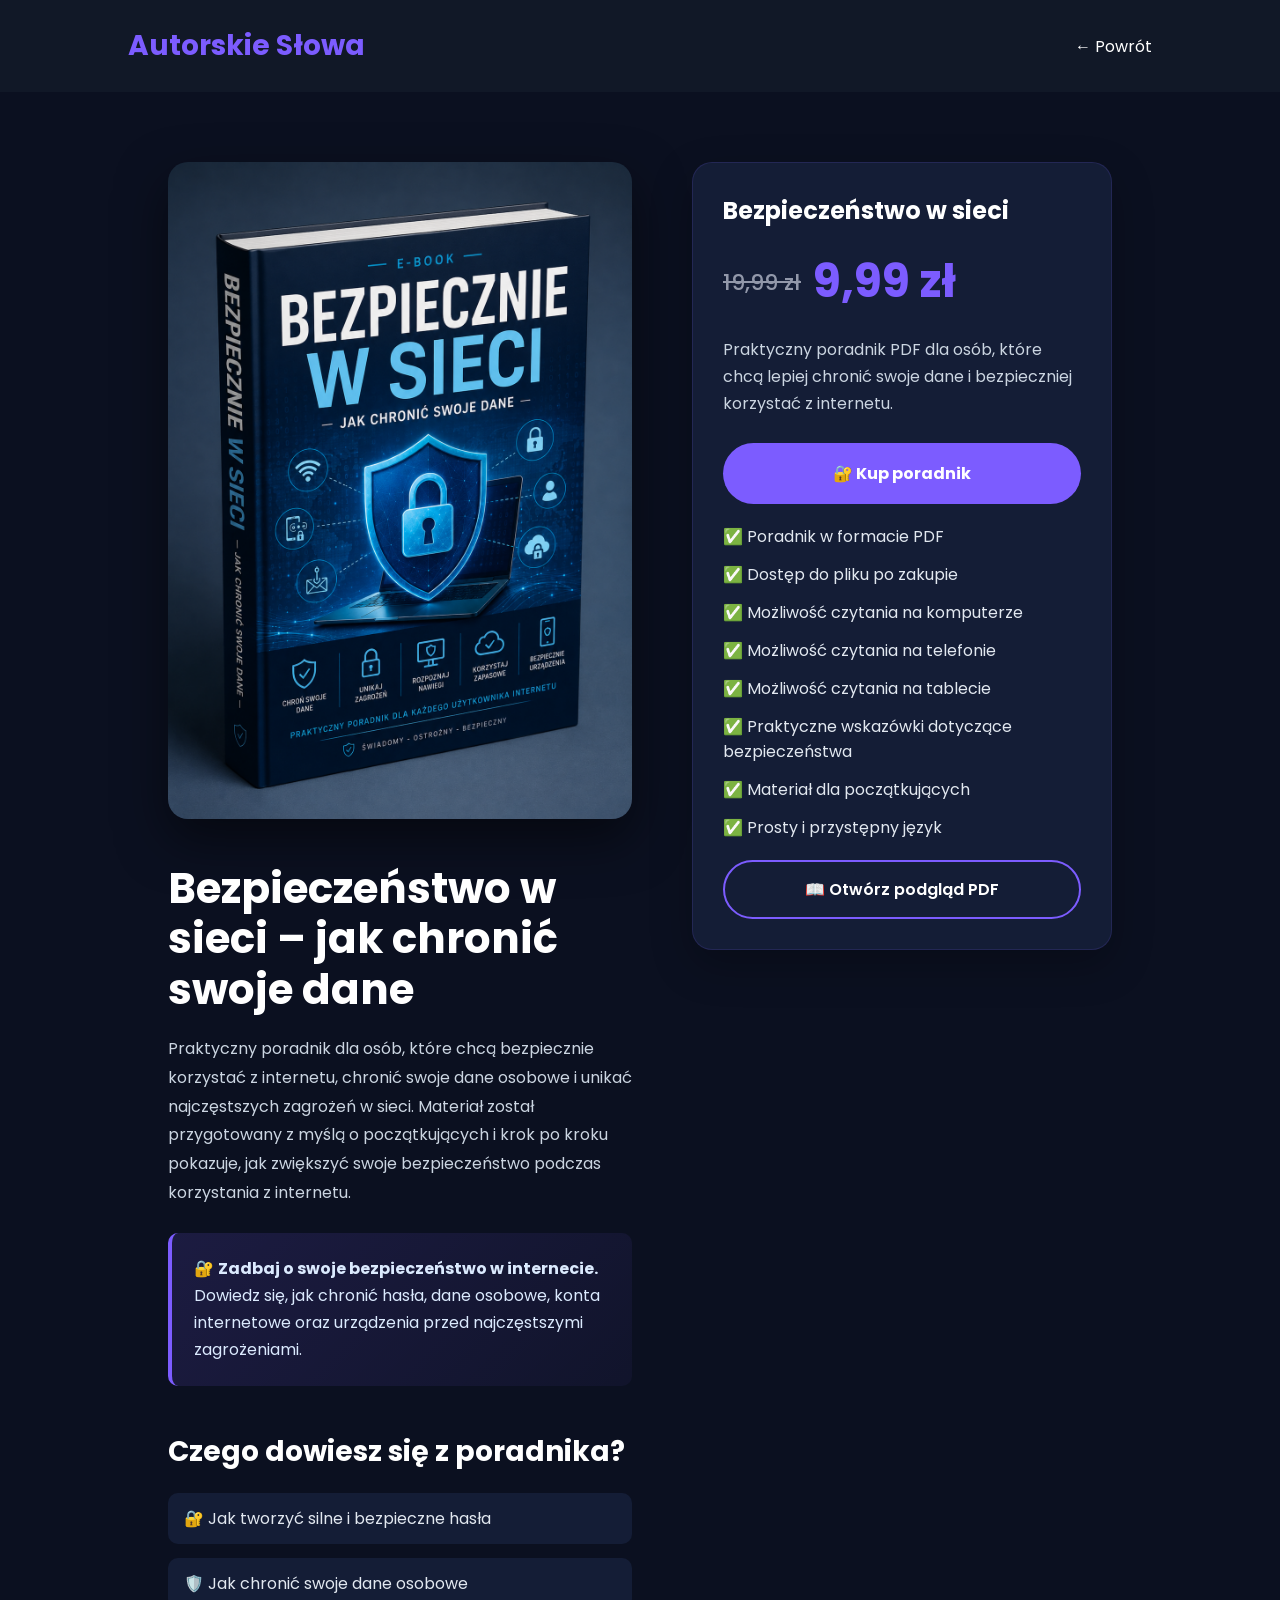
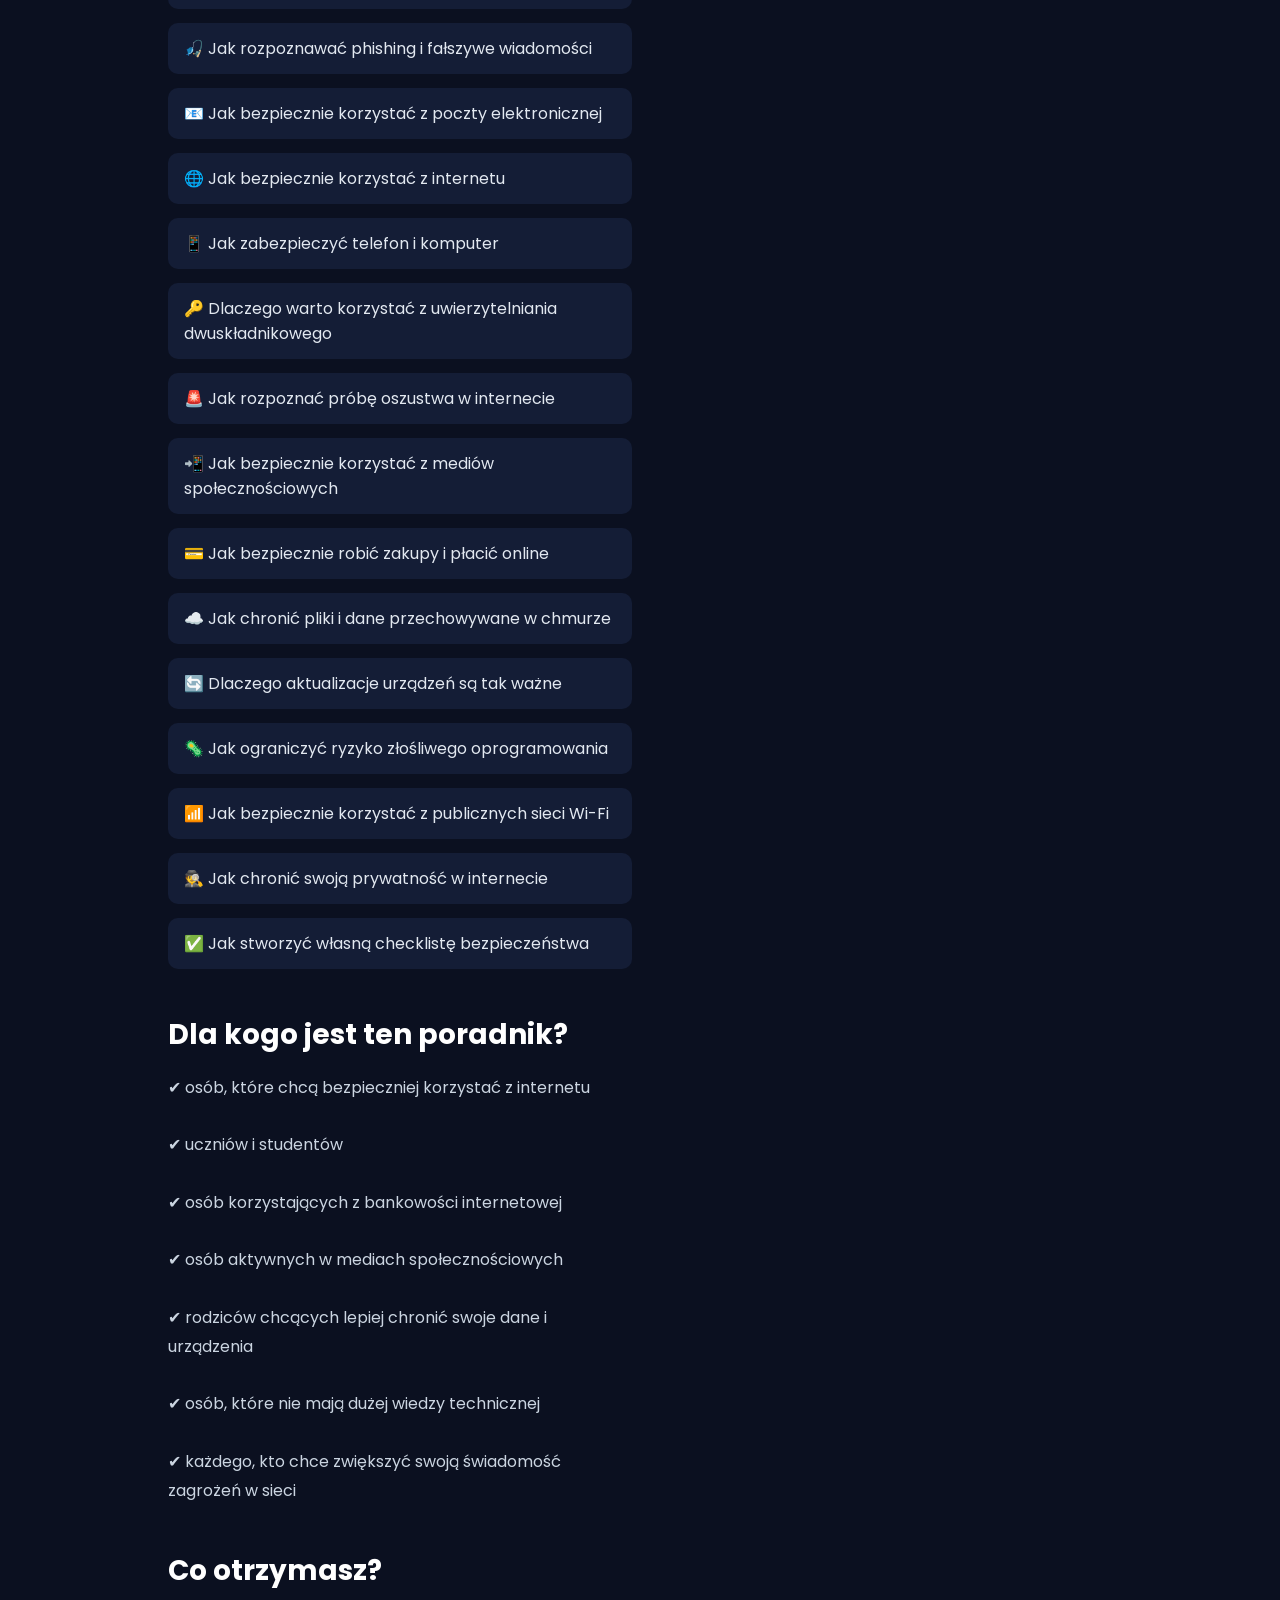
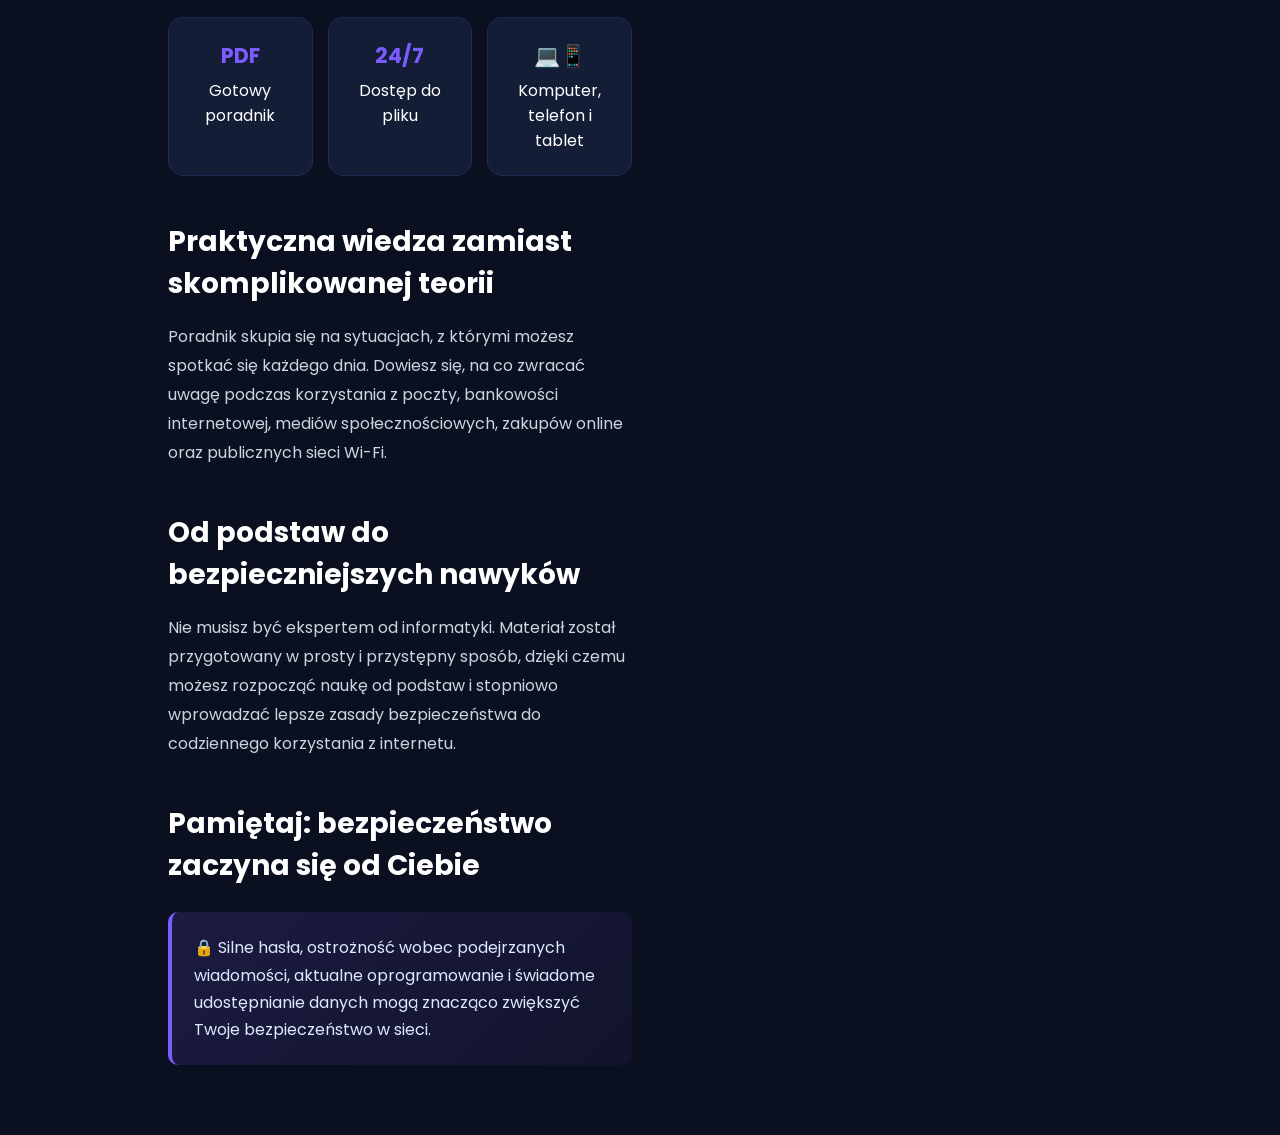
<file: pliki html/bezpiecznie-w-sieci.html>
<!DOCTYPE html>
<html lang="pl">
<head>
<meta charset="UTF-8">
<meta name="viewport" content="width=device-width, initial-scale=1.0">

<title>Bezpieczeństwo w sieci – jak chronić swoje dane</title>

<link href="https://fonts.googleapis.com/css2?family=Poppins:wght@300;400;500;600;700&display=swap" rel="stylesheet">

<style>

*{
    margin:0;
    padding:0;
    box-sizing:border-box;
    font-family:Poppins,sans-serif;
}

body{
    background:#0b1020;
    color:white;
}

/* HEADER */

header{
    padding:25px 10%;
    display:flex;
    justify-content:space-between;
    align-items:center;
    background:#111827;
}

.logo{
    font-size:28px;
    font-weight:bold;
    color:#7c5cff;
}

.back{
    text-decoration:none;
    color:white;
    transition:.3s;
}

.back:hover{
    color:#7c5cff;
}


/* GŁÓWNY KONTENER */

.container{
    max-width:1200px;
    margin:auto;
    padding:70px 10%;
    display:grid;
    grid-template-columns:1fr 420px;
    gap:60px;
}


/* OKŁADKA */

.ebook-cover{
    width:100%;
    border-radius:20px;
    box-shadow:0 20px 50px rgba(0,0,0,.5);
    display:block;
}


/* SEKCJE */

section{
    margin-top:45px;
}

section h1{
    font-size:42px;
    line-height:1.2;
    margin-bottom:20px;
}

section h2{
    font-size:28px;
    margin-bottom:18px;
}

section p{
    color:#cbd5e1;
    line-height:1.8;
    font-size:16px;
}


/* WYRÓŻNIENIE */

.highlight{
    margin-top:25px;
    padding:22px;

    background:linear-gradient(
        135deg,
        rgba(124,92,255,.15),
        rgba(124,92,255,.05)
    );

    border-left:4px solid #7c5cff;
    border-radius:10px;

    color:#dbeafe;
    line-height:1.7;
}


/* LISTA */

ul{
    margin-top:20px;
    padding-left:0;
    list-style:none;
}

li{
    margin:14px 0;
    padding:13px 16px;

    background:#141d36;

    border-radius:10px;

    color:#e2e8f0;

    transition:.3s;
}

li:hover{
    transform:translateX(5px);
    background:#1b2745;
}


/* INFO BOX */

.info{
    display:grid;
    grid-template-columns:repeat(3,1fr);
    gap:15px;
    margin-top:25px;
}

.info-box{
    background:#141d36;
    padding:22px 15px;
    border-radius:15px;
    text-align:center;
    border:1px solid rgba(124,92,255,.15);
}

.info-box strong{
    display:block;
    font-size:21px;
    color:#7c5cff;
    margin-bottom:7px;
}


/* PRAWA KOLUMNA */

.price-box{
    background:#141d36;
    padding:30px;
    border-radius:20px;

    position:sticky;
    top:40px;

    box-shadow:0 15px 40px rgba(0,0,0,.25);

    border:1px solid rgba(124,92,255,.15);
}

.price-box h2{
    font-size:24px;
}

.price{
    display:flex;
    align-items:center;
    gap:12px;
    margin:20px 0;
}

.old-price{
    color:#9298aa;
    font-size:22px;
    text-decoration:line-through;
    font-weight:500;
}

.new-price{
    color:#7c5cff;
    font-size:45px;
    font-weight:bold;
}
.price-box p{
    color:#cbd5e1;
    line-height:1.7;
}


/* PRZYCISK */

.btn{
    display:block;

    text-align:center;

    background:#7c5cff;

    color:white;

    text-decoration:none;

    padding:18px;

    border-radius:40px;

    font-weight:bold;

    transition:.3s;
}

.btn:hover{
    transform:translateY(-4px);

    box-shadow:
        0 0 25px rgba(124,92,255,.7);
}


/* KORZYŚCI */

.benefits{
    margin-top:20px;
}

.benefit{
    margin:13px 0;
    color:#e2e8f0;
}


/* PODGLĄD */

.preview-btn{
    display:block;

    margin-top:20px;

    padding:15px 28px;

    border-radius:30px;

    background:transparent;

    border:2px solid #7c5cff;

    color:white;

    text-align:center;

    text-decoration:none;

    font-weight:600;

    transition:.3s;
}

.preview-btn:hover{
    background:#7c5cff;

    transform:translateY(-3px);

    box-shadow:
        0 0 20px rgba(124,92,255,.5);
}


/* RESPONSYWNOŚĆ */

@media(max-width:900px){

    .container{
        grid-template-columns:1fr;
        padding:50px 6%;
    }

    .price-box{
        position:relative;
        top:auto;
    }

    .info{
        grid-template-columns:1fr;
    }

    section h1{
        font-size:34px;
    }

    header{
        padding:20px 6%;
    }

}


@media(max-width:500px){

    .logo{
        font-size:22px;
    }

    .back{
        font-size:14px;
    }

    .container{
        padding:35px 5%;
    }

    section h1{
        font-size:30px;
    }

    .price{
        font-size:38px;
    }

}

</style>
</head>


<body>


<header>

    <div class="logo">
        Autorskie Słowa
    </div>

    <a href="../index.html" class="back">
        ← Powrót
    </a>

</header>



<div class="container">


<!-- ================================= -->
<!-- LEWA STRONA -->
<!-- ================================= -->

<div>


    <!-- OKŁADKA -->

    <img
        class="ebook-cover"
        src="../obrazy/bezpieczeństwo-w-sieci.png"
        alt="E-book Bezpieczeństwo w sieci – jak chronić swoje dane"
    >



    <!-- OPIS -->

    <section>

        <h1>
            Bezpieczeństwo w sieci – jak chronić swoje dane
        </h1>


        <p>

            Praktyczny poradnik dla osób, które chcą bezpiecznie
            korzystać z internetu, chronić swoje dane osobowe
            i unikać najczęstszych zagrożeń w sieci.

            Materiał został przygotowany z myślą o początkujących
            i krok po kroku pokazuje, jak zwiększyć swoje
            bezpieczeństwo podczas korzystania z internetu.

        </p>


        <div class="highlight">

            🔐 <strong>Zadbaj o swoje bezpieczeństwo w internecie.</strong>

            Dowiedz się, jak chronić hasła, dane osobowe,
            konta internetowe oraz urządzenia przed
            najczęstszymi zagrożeniami.

        </div>

    </section>



    <!-- CZEGO SIĘ NAUCZYSZ -->

    <section>

        <h2>
            Czego dowiesz się z poradnika?
        </h2>


        <ul>

            <li>
                🔐 Jak tworzyć silne i bezpieczne hasła
            </li>

            <li>
                🛡️ Jak chronić swoje dane osobowe
            </li>

            <li>
                🎣 Jak rozpoznawać phishing i fałszywe wiadomości
            </li>

            <li>
                📧 Jak bezpiecznie korzystać z poczty elektronicznej
            </li>

            <li>
                🌐 Jak bezpiecznie korzystać z internetu
            </li>

            <li>
                📱 Jak zabezpieczyć telefon i komputer
            </li>

            <li>
                🔑 Dlaczego warto korzystać z uwierzytelniania dwuskładnikowego
            </li>

            <li>
                🚨 Jak rozpoznać próbę oszustwa w internecie
            </li>

            <li>
                📲 Jak bezpiecznie korzystać z mediów społecznościowych
            </li>

            <li>
                💳 Jak bezpiecznie robić zakupy i płacić online
            </li>

            <li>
                ☁️ Jak chronić pliki i dane przechowywane w chmurze
            </li>

            <li>
                🔄 Dlaczego aktualizacje urządzeń są tak ważne
            </li>

            <li>
                🦠 Jak ograniczyć ryzyko złośliwego oprogramowania
            </li>

            <li>
                📶 Jak bezpiecznie korzystać z publicznych sieci Wi-Fi
            </li>

            <li>
                🕵️ Jak chronić swoją prywatność w internecie
            </li>

            <li>
                ✅ Jak stworzyć własną checklistę bezpieczeństwa
            </li>

        </ul>

    </section>



    <!-- DLA KOGO -->

    <section>

        <h2>
            Dla kogo jest ten poradnik?
        </h2>


        <p>

            ✔ osób, które chcą bezpieczniej korzystać z internetu

            <br><br>

            ✔ uczniów i studentów

            <br><br>

            ✔ osób korzystających z bankowości internetowej

            <br><br>

            ✔ osób aktywnych w mediach społecznościowych

            <br><br>

            ✔ rodziców chcących lepiej chronić swoje dane i urządzenia

            <br><br>

            ✔ osób, które nie mają dużej wiedzy technicznej

            <br><br>

            ✔ każdego, kto chce zwiększyć swoją świadomość zagrożeń w sieci

        </p>

    </section>



    <!-- CO OTRZYMASZ -->

    <section>

        <h2>
            Co otrzymasz?
        </h2>


        <div class="info">


            <div class="info-box">

                <strong>PDF</strong>

                Gotowy poradnik

            </div>


            <div class="info-box">

                <strong>24/7</strong>

                Dostęp do pliku

            </div>


            <div class="info-box">

                <strong>💻📱</strong>

                Komputer, telefon i tablet

            </div>


        </div>

    </section>



    <!-- PRAKTYCZNA WIEDZA -->

    <section>

        <h2>
            Praktyczna wiedza zamiast skomplikowanej teorii
        </h2>


        <p>

            Poradnik skupia się na sytuacjach, z którymi możesz
            spotkać się każdego dnia.

            Dowiesz się, na co zwracać uwagę podczas korzystania
            z poczty, bankowości internetowej, mediów społecznościowych,
            zakupów online oraz publicznych sieci Wi-Fi.

        </p>

    </section>



    <!-- OD PODSTAW -->

    <section>

        <h2>
            Od podstaw do bezpieczniejszych nawyków
        </h2>


        <p>

            Nie musisz być ekspertem od informatyki.

            Materiał został przygotowany w prosty i przystępny sposób,
            dzięki czemu możesz rozpocząć naukę od podstaw i stopniowo
            wprowadzać lepsze zasady bezpieczeństwa do codziennego
            korzystania z internetu.

        </p>

    </section>



    <!-- NAJWAŻNIEJSZA ZASADA -->

    <section>

        <h2>
            Pamiętaj: bezpieczeństwo zaczyna się od Ciebie
        </h2>


        <div class="highlight">

            🔒 Silne hasła, ostrożność wobec podejrzanych wiadomości,
            aktualne oprogramowanie i świadome udostępnianie danych
            mogą znacząco zwiększyć Twoje bezpieczeństwo w sieci.

        </div>

    </section>


</div>



<!-- ================================= -->
<!-- PRAWA STRONA -->
<!-- ================================= -->

<div>


    <div class="price-box">


        <h2>
            Bezpieczeństwo w sieci
        </h2>


        <div class="price">
            <span class="old-price">19,99 zł</span>
            <span class="new-price">9,99 zł</span>
        </div>


        <p>

            Praktyczny poradnik PDF dla osób,
            które chcą lepiej chronić swoje dane
            i bezpieczniej korzystać z internetu.

        </p>


        <br>


        <a
            class="btn"
            href="http://naffy.io/cosmo_inc/bezpiecznie-w-sieci-jak-chronic-swoje-dane-thj"
        >
            🔐 Kup poradnik
        </a>



        <div class="benefits">


            <div class="benefit">
                ✅ Poradnik w formacie PDF
            </div>


            <div class="benefit">
                ✅ Dostęp do pliku po zakupie
            </div>


            <div class="benefit">
                ✅ Możliwość czytania na komputerze
            </div>


            <div class="benefit">
                ✅ Możliwość czytania na telefonie
            </div>


            <div class="benefit">
                ✅ Możliwość czytania na tablecie
            </div>


            <div class="benefit">
                ✅ Praktyczne wskazówki dotyczące bezpieczeństwa
            </div>


            <div class="benefit">
                ✅ Materiał dla początkujących
            </div>


            <div class="benefit">
                ✅ Prosty i przystępny język
            </div>


        </div>



        <!-- PODGLĄD PDF -->

        <a
            href="../podląd/Bezpiecznie_w_sieci - jak chronić swoje dane.pdf"
            target="_blank"
            class="preview-btn"
        >
            📖 Otwórz podgląd PDF
        </a>


    </div>


</div>


</div>


</body>
</html>
</file>
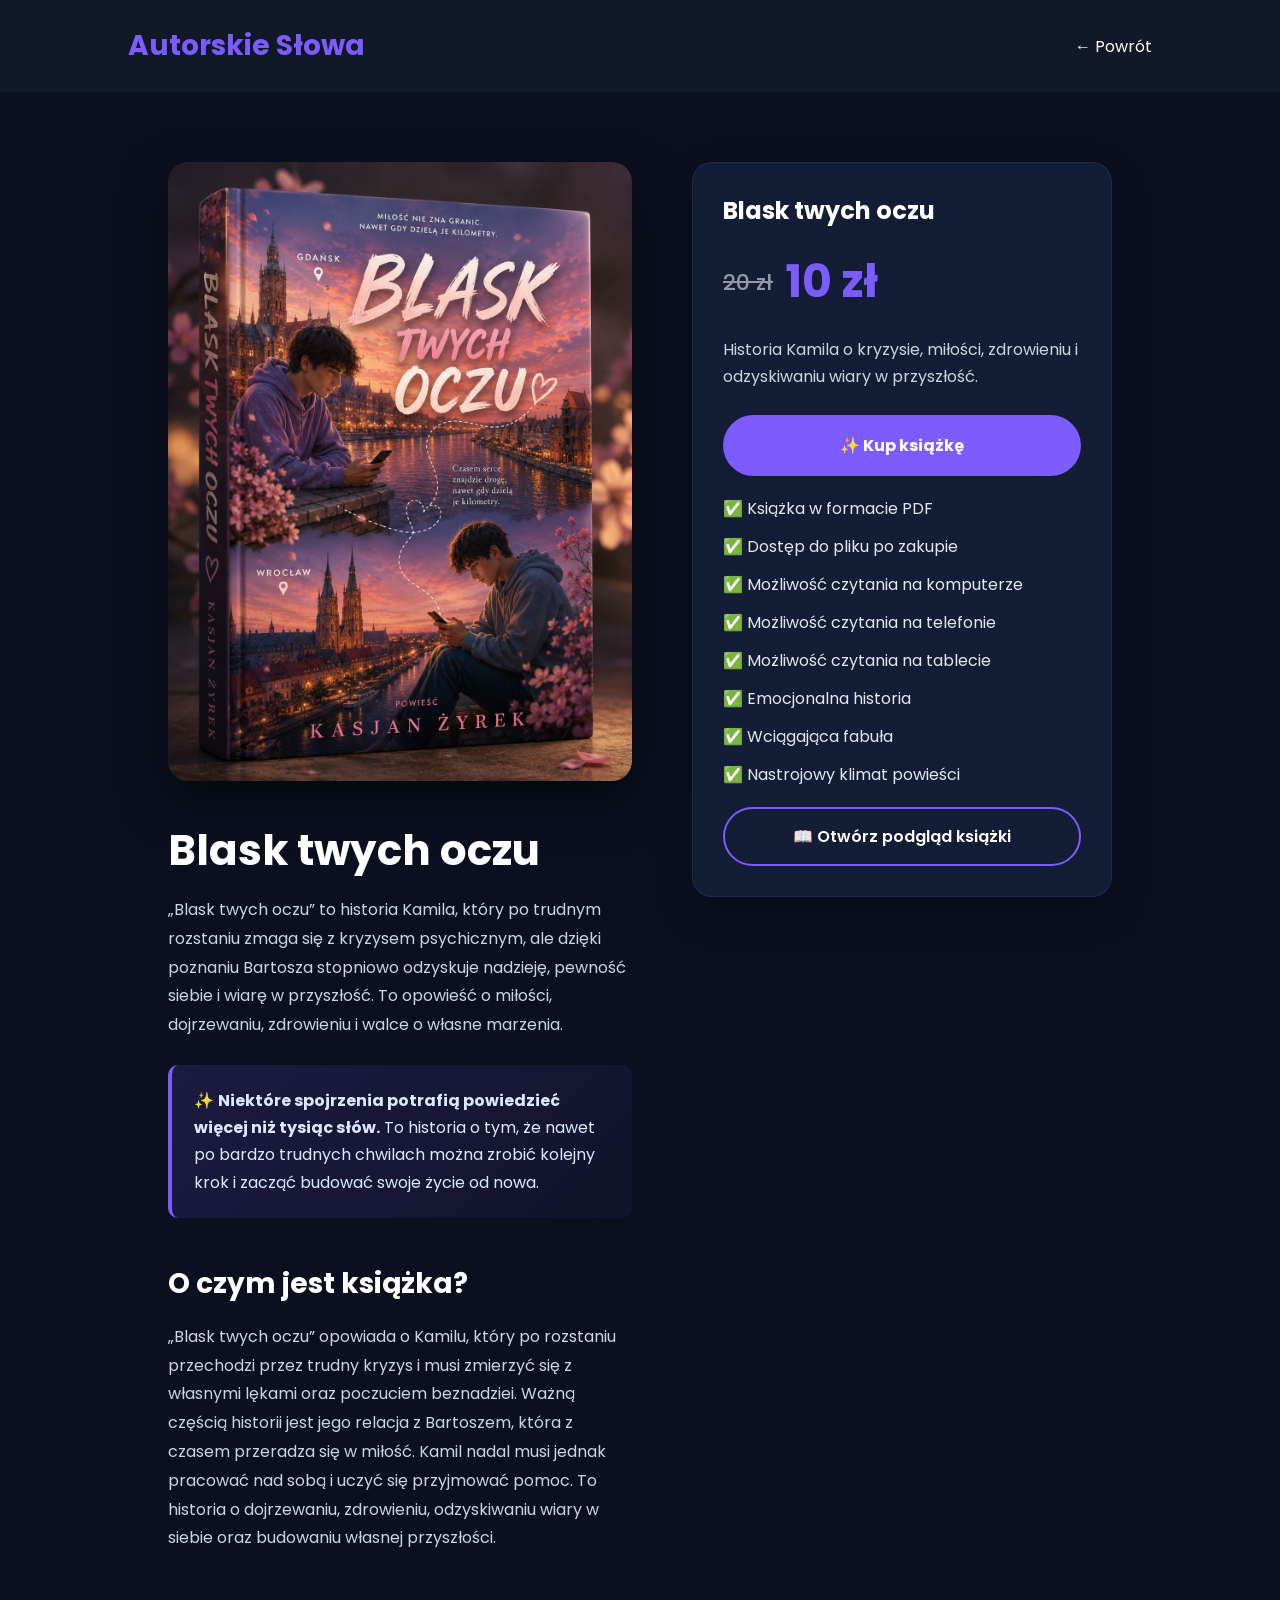
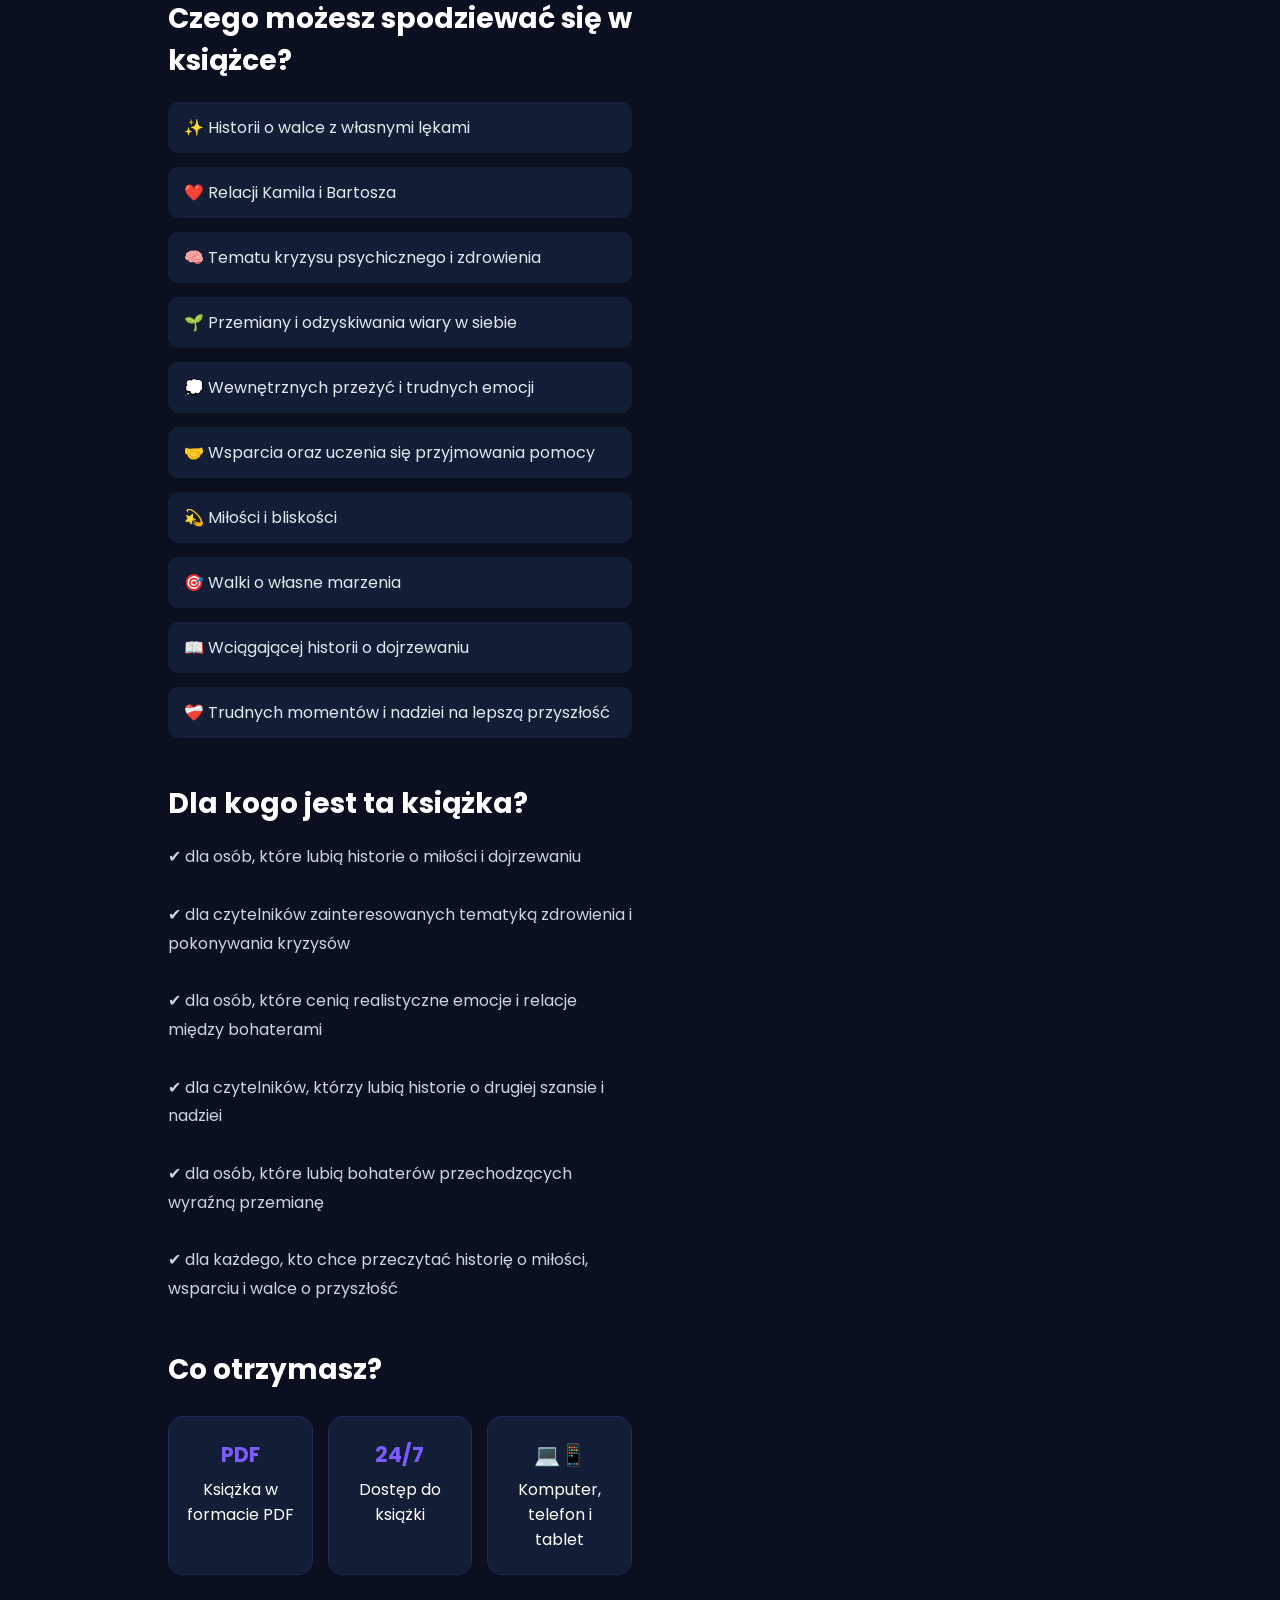
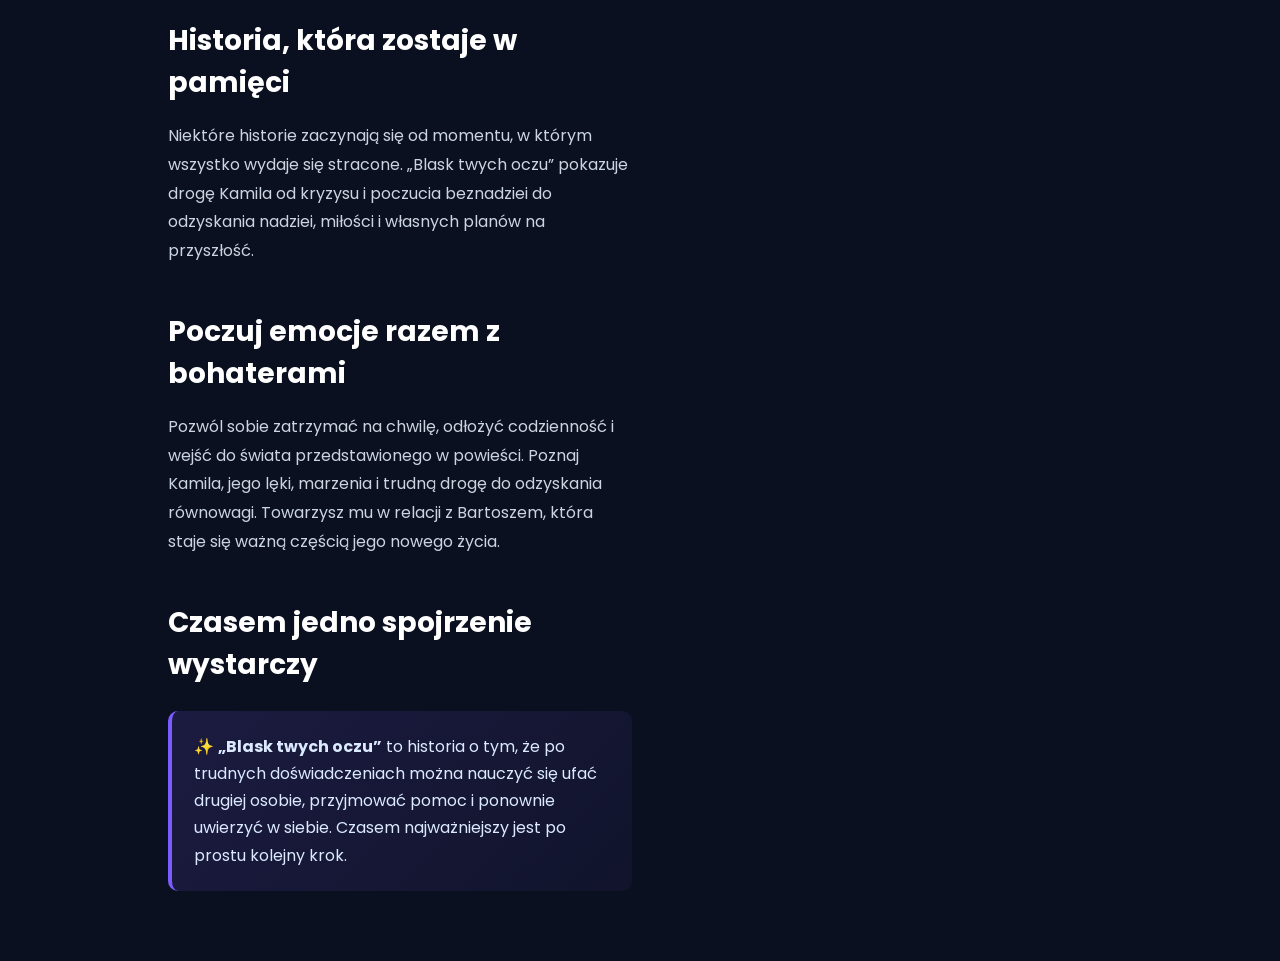
<file: pliki html/blask-twych-oczu.html>
<!DOCTYPE html>
<html lang="pl">
<head>
<meta charset="UTF-8">
<meta name="viewport" content="width=device-width, initial-scale=1.0">

<title>Blask twych oczu – książka</title>

<link href="https://fonts.googleapis.com/css2?family=Poppins:wght@300;400;500;600;700&display=swap" rel="stylesheet">

<style>

*{
    margin:0;
    padding:0;
    box-sizing:border-box;
    font-family:Poppins,sans-serif;
}

body{
    background:#0b1020;
    color:white;
}

/* HEADER */

header{
    padding:25px 10%;
    display:flex;
    justify-content:space-between;
    align-items:center;
    background:#111827;
}

.logo{
    font-size:28px;
    font-weight:bold;
    color:#7c5cff;
}

.back{
    text-decoration:none;
    color:white;
    transition:.3s;
}

.back:hover{
    color:#7c5cff;
}


/* GŁÓWNY KONTENER */

.container{
    max-width:1200px;
    margin:auto;
    padding:70px 10%;
    display:grid;
    grid-template-columns:1fr 420px;
    gap:60px;
}


/* OKŁADKA */

.ebook-cover{
    width:100%;
    border-radius:20px;
    box-shadow:0 20px 50px rgba(0,0,0,.5);
    display:block;
}


/* SEKCJE */

section{
    margin-top:45px;
}

section h1{
    font-size:42px;
    line-height:1.2;
    margin-bottom:20px;
}

section h2{
    font-size:28px;
    margin-bottom:18px;
}

section p{
    color:#cbd5e1;
    line-height:1.8;
    font-size:16px;
}


/* WYRÓŻNIENIE */

.highlight{
    margin-top:25px;
    padding:22px;

    background:linear-gradient(
        135deg,
        rgba(124,92,255,.15),
        rgba(124,92,255,.05)
    );

    border-left:4px solid #7c5cff;
    border-radius:10px;

    color:#dbeafe;
    line-height:1.7;
}


/* LISTA */

ul{
    margin-top:20px;
    padding-left:0;
    list-style:none;
}

li{
    margin:14px 0;
    padding:13px 16px;

    background:#141d36;

    border-radius:10px;

    color:#e2e8f0;

    transition:.3s;
}

li:hover{
    transform:translateX(5px);
    background:#1b2745;
}


/* INFO BOX */

.info{
    display:grid;
    grid-template-columns:repeat(3,1fr);
    gap:15px;
    margin-top:25px;
}

.info-box{
    background:#141d36;
    padding:22px 15px;
    border-radius:15px;
    text-align:center;
    border:1px solid rgba(124,92,255,.15);
}

.info-box strong{
    display:block;
    font-size:21px;
    color:#7c5cff;
    margin-bottom:7px;
}


/* PRAWA KOLUMNA */

.price-box{
    background:#141d36;
    padding:30px;
    border-radius:20px;

    position:sticky;
    top:40px;

    box-shadow:0 15px 40px rgba(0,0,0,.25);

    border:1px solid rgba(124,92,255,.15);
}

.price-box h2{
    font-size:24px;
}

.price{
    display:flex;
    align-items:center;
    gap:12px;
    margin:20px 0;
}

.old-price{
    color:#9298aa;
    font-size:22px;
    text-decoration:line-through;
    font-weight:500;
}

.new-price{
    color:#7c5cff;
    font-size:45px;
    font-weight:bold;
}

.price-box p{
    color:#cbd5e1;
    line-height:1.7;
}


/* PRZYCISK */

.btn{
    display:block;

    text-align:center;

    background:#7c5cff;

    color:white;

    text-decoration:none;

    padding:18px;

    border-radius:40px;

    font-weight:bold;

    transition:.3s;
}

.btn:hover{
    transform:translateY(-4px);

    box-shadow:
        0 0 25px rgba(124,92,255,.7);
}


/* KORZYŚCI */

.benefits{
    margin-top:20px;
}

.benefit{
    margin:13px 0;
    color:#e2e8f0;
}


/* PODGLĄD */

.preview-btn{
    display:block;

    margin-top:20px;

    padding:15px 28px;

    border-radius:30px;

    background:transparent;

    border:2px solid #7c5cff;

    color:white;

    text-align:center;

    text-decoration:none;

    font-weight:600;

    transition:.3s;
}

.preview-btn:hover{
    background:#7c5cff;

    transform:translateY(-3px);

    box-shadow:
        0 0 20px rgba(124,92,255,.5);
}


/* RESPONSYWNOŚĆ */

@media(max-width:900px){

    .container{
        grid-template-columns:1fr;
        padding:50px 6%;
    }

    .price-box{
        position:relative;
        top:auto;
    }

    .info{
        grid-template-columns:1fr;
    }

    section h1{
        font-size:34px;
    }

    header{
        padding:20px 6%;
    }

}


@media(max-width:500px){

    .logo{
        font-size:22px;
    }

    .back{
        font-size:14px;
    }

    .container{
        padding:35px 5%;
    }

    section h1{
        font-size:30px;
    }

    .price{
        font-size:38px;
    }

}

</style>
</head>


<body>


<header>

    <div class="logo">
        Autorskie Słowa
    </div>

    <a href="../index.html" class="back">
        ← Powrót
    </a>

</header>



<div class="container">


<!-- ================================= -->
<!-- LEWA STRONA -->
<!-- ================================= -->

<div>


    <!-- OKŁADKA -->

    <img
        class="ebook-cover"
        src="../obrazy/blask-twych-oczu.png"
        alt="Okładka książki Blask twych oczu"
    >



    <!-- OPIS -->

    <section>

        <h1>
            Blask twych oczu
        </h1>


        <p>

            „Blask twych oczu” to historia Kamila, który po trudnym
            rozstaniu zmaga się z kryzysem psychicznym, ale dzięki
            poznaniu Bartosza stopniowo odzyskuje nadzieję,
            pewność siebie i wiarę w przyszłość.

            To opowieść o miłości, dojrzewaniu, zdrowieniu
            i walce o własne marzenia.

        </p>


        <div class="highlight">

            ✨ <strong>Niektóre spojrzenia potrafią powiedzieć więcej niż tysiąc słów.</strong>

            To historia o tym, że nawet po bardzo trudnych chwilach
            można zrobić kolejny krok i zacząć budować swoje życie
            od nowa.

        </div>

    </section>



    <!-- O KSIĄŻCE -->

    <section>

        <h2>
            O czym jest książka?
        </h2>


        <p>

            „Blask twych oczu” opowiada o Kamilu, który po rozstaniu
            przechodzi przez trudny kryzys i musi zmierzyć się
            z własnymi lękami oraz poczuciem beznadziei.

            Ważną częścią historii jest jego relacja z Bartoszem,
            która z czasem przeradza się w miłość. Kamil nadal
            musi jednak pracować nad sobą i uczyć się przyjmować
            pomoc.

            To historia o dojrzewaniu, zdrowieniu, odzyskiwaniu
            wiary w siebie oraz budowaniu własnej przyszłości.

        </p>

    </section>



    <!-- CZEGO MOŻESZ SIĘ SPODZIEWAĆ -->

    <section>

        <h2>
            Czego możesz spodziewać się w książce?
        </h2>


        <ul>

            <li>
                ✨ Historii o walce z własnymi lękami
            </li>

            <li>
                ❤️ Relacji Kamila i Bartosza
            </li>

            <li>
                🧠 Tematu kryzysu psychicznego i zdrowienia
            </li>

            <li>
                🌱 Przemiany i odzyskiwania wiary w siebie
            </li>

            <li>
                💭 Wewnętrznych przeżyć i trudnych emocji
            </li>

            <li>
                🤝 Wsparcia oraz uczenia się przyjmowania pomocy
            </li>

            <li>
                💫 Miłości i bliskości
            </li>

            <li>
                🎯 Walki o własne marzenia
            </li>

            <li>
                📖 Wciągającej historii o dojrzewaniu
            </li>

            <li>
                ❤️‍🩹 Trudnych momentów i nadziei na lepszą przyszłość
            </li>

        </ul>

    </section>



    <!-- DLA KOGO -->

    <section>

        <h2>
            Dla kogo jest ta książka?
        </h2>


        <p>

            ✔ dla osób, które lubią historie o miłości i dojrzewaniu

            <br><br>

            ✔ dla czytelników zainteresowanych tematyką zdrowienia i pokonywania kryzysów

            <br><br>

            ✔ dla osób, które cenią realistyczne emocje i relacje między bohaterami

            <br><br>

            ✔ dla czytelników, którzy lubią historie o drugiej szansie i nadziei

            <br><br>

            ✔ dla osób, które lubią bohaterów przechodzących wyraźną przemianę

            <br><br>

            ✔ dla każdego, kto chce przeczytać historię o miłości, wsparciu i walce o przyszłość

        </p>

    </section>



    <!-- CO OTRZYMASZ -->

    <section>

        <h2>
            Co otrzymasz?
        </h2>


        <div class="info">


            <div class="info-box">

                <strong>PDF</strong>

                Książka w formacie PDF

            </div>


            <div class="info-box">

                <strong>24/7</strong>

                Dostęp do książki

            </div>


            <div class="info-box">

                <strong>💻📱</strong>

                Komputer, telefon i tablet

            </div>


        </div>

    </section>



    <!-- HISTORIA -->

    <section>

        <h2>
            Historia, która zostaje w pamięci
        </h2>


        <p>

            Niektóre historie zaczynają się od momentu, w którym
            wszystko wydaje się stracone.

            „Blask twych oczu” pokazuje drogę Kamila od
            kryzysu i poczucia beznadziei do odzyskania
            nadziei, miłości i własnych planów na przyszłość.

        </p>

    </section>



    <!-- EMOCJE -->

    <section>

        <h2>
            Poczuj emocje razem z bohaterami
        </h2>


        <p>

            Pozwól sobie zatrzymać na chwilę,
            odłożyć codzienność i wejść do świata
            przedstawionego w powieści.

            Poznaj Kamila, jego lęki, marzenia i trudną drogę
            do odzyskania równowagi. Towarzysz mu w relacji
            z Bartoszem, która staje się ważną częścią
            jego nowego życia.

        </p>

    </section>



    <!-- NAJWAŻNIEJSZE -->

    <section>

        <h2>
            Czasem jedno spojrzenie wystarczy
        </h2>


        <div class="highlight">

            ✨ <strong>„Blask twych oczu”</strong>

            to historia o tym, że po trudnych doświadczeniach
            można nauczyć się ufać drugiej osobie,
            przyjmować pomoc i ponownie uwierzyć w siebie.

            Czasem najważniejszy jest po prostu kolejny krok.

        </div>

    </section>


</div>



<!-- ================================= -->
<!-- PRAWA STRONA -->
<!-- ================================= -->

<div>


    <div class="price-box">


        <h2>
            Blask twych oczu
        </h2>


        <div class="price">
            <span class="old-price">20 zł</span>
            <span class="new-price">10 zł</span>
        </div>


        <p>

            Historia Kamila o kryzysie, miłości, zdrowieniu
            i odzyskiwaniu wiary w przyszłość.

        </p>


        <br>


        <a
            class="btn"
            href="https://www.naffy.io/cosmo_inc/blask-twych-oczu-vpa"
        >
            ✨ Kup książkę
        </a>



        <div class="benefits">


            <div class="benefit">
                ✅ Książka w formacie PDF
            </div>


            <div class="benefit">
                ✅ Dostęp do pliku po zakupie
            </div>


            <div class="benefit">
                ✅ Możliwość czytania na komputerze
            </div>


            <div class="benefit">
                ✅ Możliwość czytania na telefonie
            </div>


            <div class="benefit">
                ✅ Możliwość czytania na tablecie
            </div>


            <div class="benefit">
                ✅ Emocjonalna historia
            </div>


            <div class="benefit">
                ✅ Wciągająca fabuła
            </div>


            <div class="benefit">
                ✅ Nastrojowy klimat powieści
            </div>


        </div>



        <!-- PODGLĄD PDF -->

        <a
            href="../podląd/Blask Twych Oczu.pdf"
            target="_blank"
            class="preview-btn"
        >
            📖 Otwórz podgląd książki
        </a>


    </div>


</div>


</div>


</body>
</html>
</file>
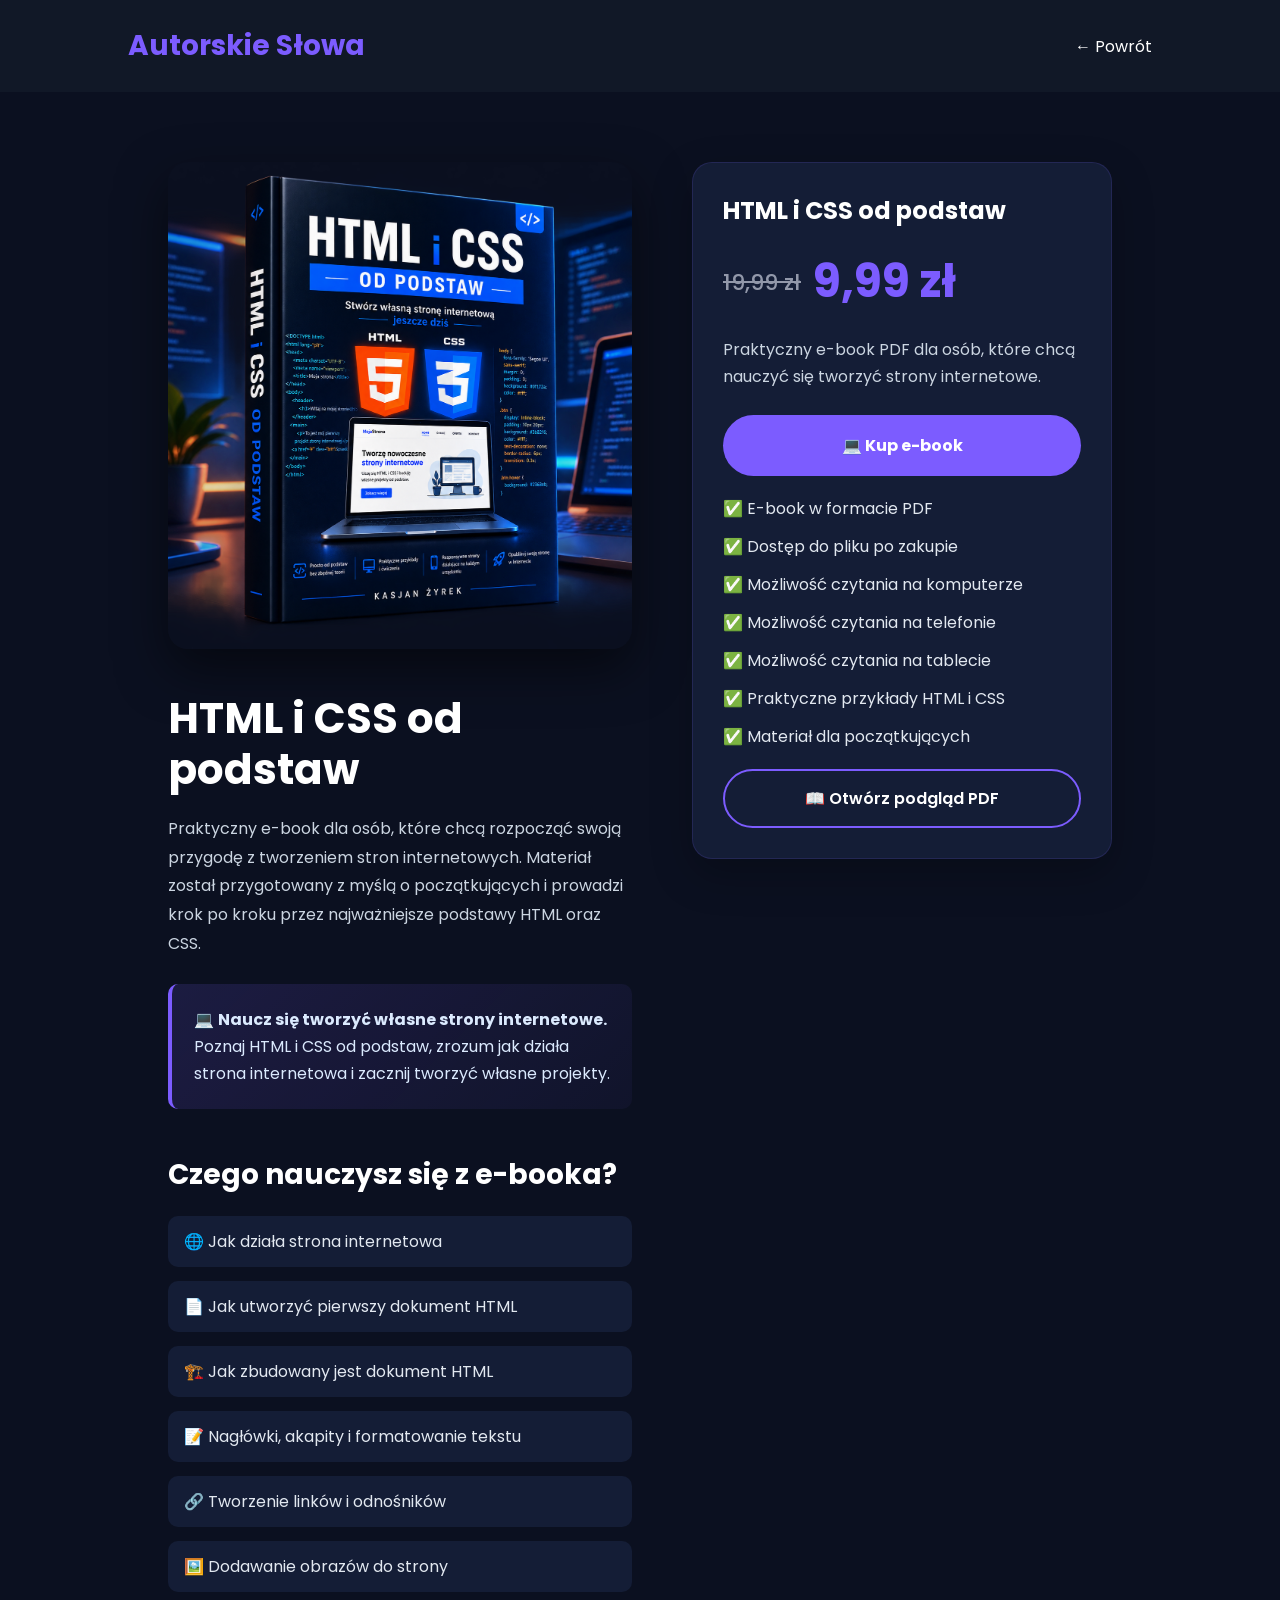
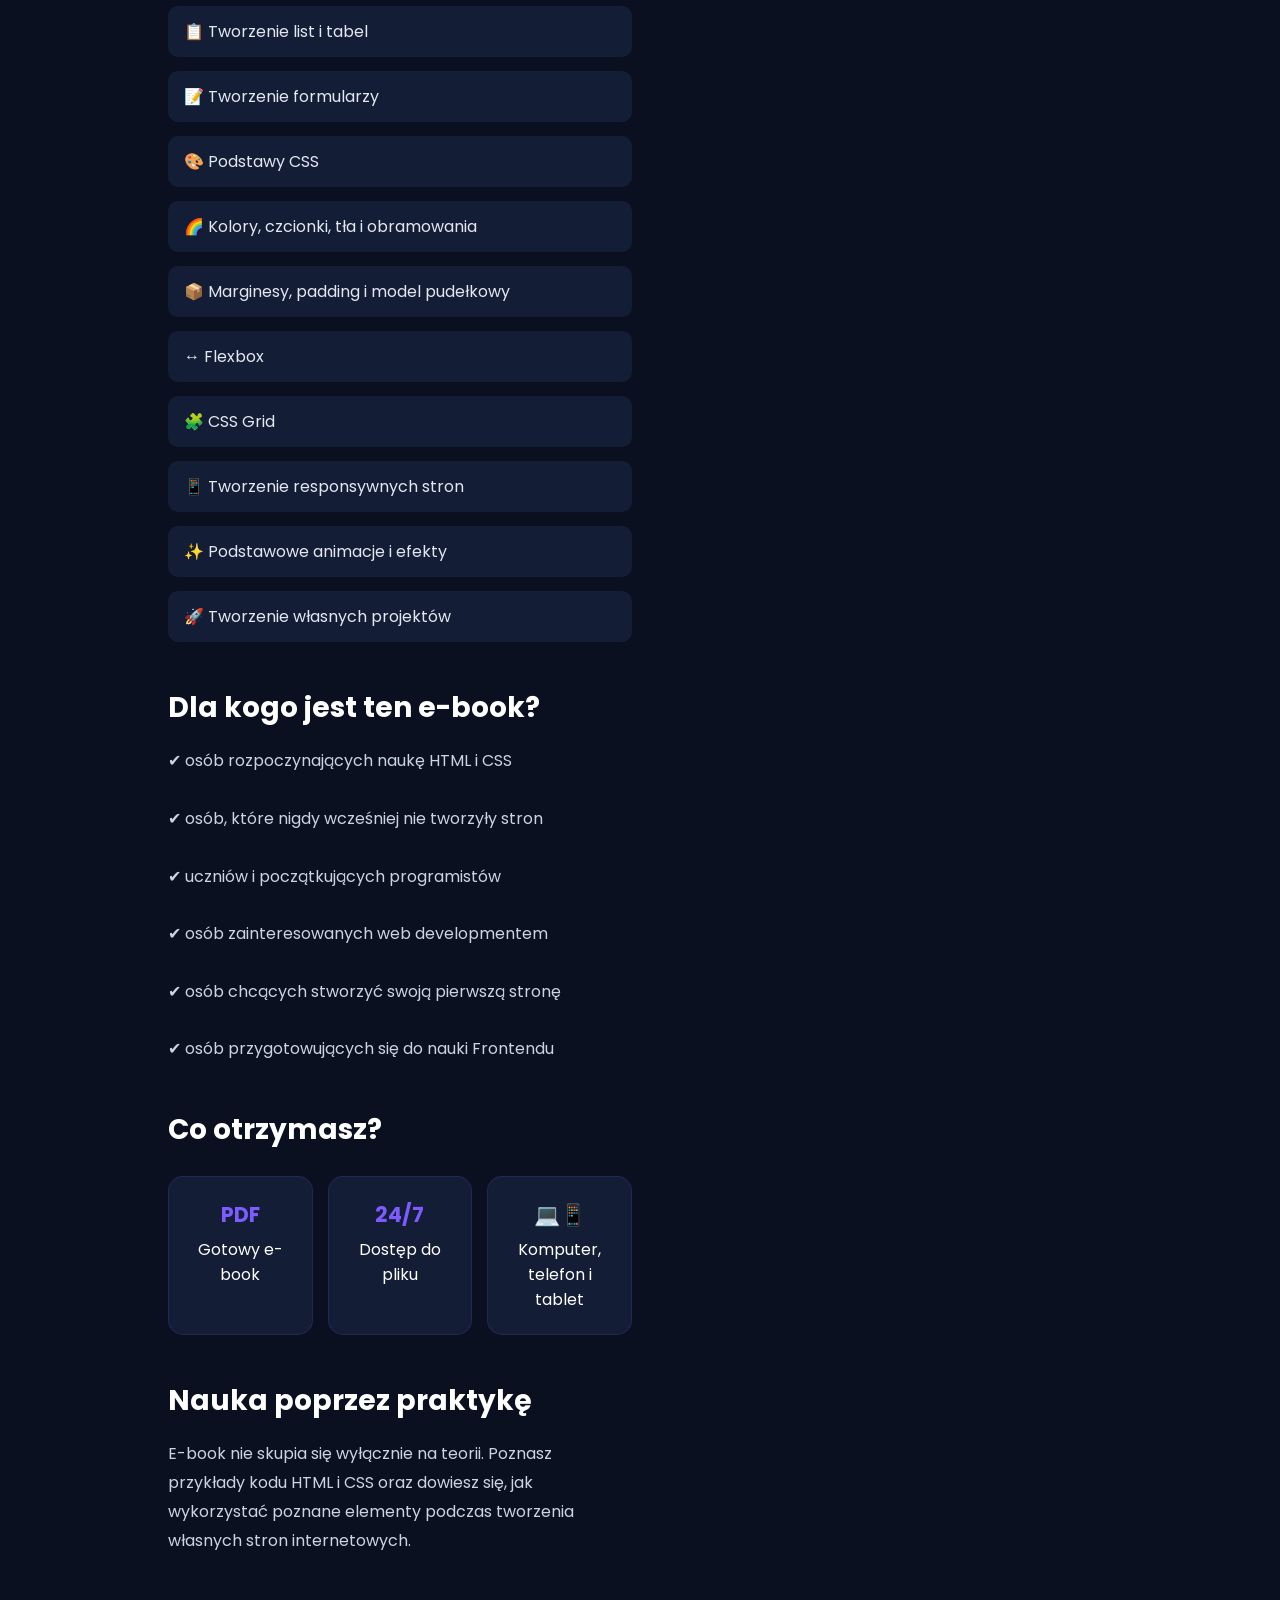
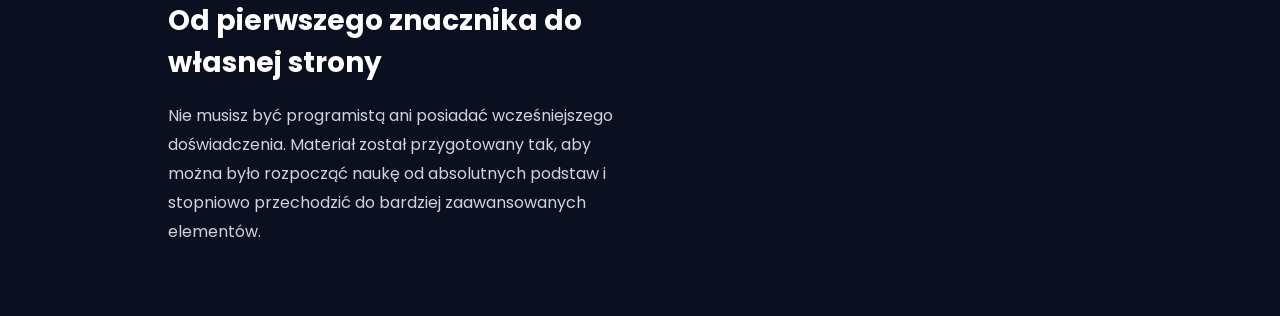
<file: pliki html/html-css.html>
<!DOCTYPE html>
<html lang="pl">
<head>
<meta charset="UTF-8">
<meta name="viewport" content="width=device-width, initial-scale=1.0">

<title>HTML i CSS od podstaw – E-book</title>

<link href="https://fonts.googleapis.com/css2?family=Poppins:wght@300;400;500;600;700&display=swap" rel="stylesheet">

<style>

*{
    margin:0;
    padding:0;
    box-sizing:border-box;
    font-family:Poppins,sans-serif;
}

body{
    background:#0b1020;
    color:white;
}

/* HEADER */

header{
    padding:25px 10%;
    display:flex;
    justify-content:space-between;
    align-items:center;
    background:#111827;
}

.logo{
    font-size:28px;
    font-weight:bold;
    color:#7c5cff;
}

.back{
    text-decoration:none;
    color:white;
    transition:.3s;
}

.back:hover{
    color:#7c5cff;
}


/* GŁÓWNY KONTENER */

.container{
    max-width:1200px;
    margin:auto;
    padding:70px 10%;
    display:grid;
    grid-template-columns:1fr 420px;
    gap:60px;
}


/* OKŁADKA */

.ebook-cover{
    width:100%;
    border-radius:20px;
    box-shadow:0 20px 50px rgba(0,0,0,.5);
    display:block;
}


/* SEKCJE */

section{
    margin-top:45px;
}

section h1{
    font-size:42px;
    line-height:1.2;
    margin-bottom:20px;
}

section h2{
    font-size:28px;
    margin-bottom:18px;
}

section p{
    color:#cbd5e1;
    line-height:1.8;
    font-size:16px;
}


/* WYRÓŻNIENIE */

.highlight{
    margin-top:25px;
    padding:22px;

    background:linear-gradient(
        135deg,
        rgba(124,92,255,.15),
        rgba(124,92,255,.05)
    );

    border-left:4px solid #7c5cff;
    border-radius:10px;

    color:#dbeafe;
    line-height:1.7;
}


/* LISTA */

ul{
    margin-top:20px;
    padding-left:0;
    list-style:none;
}

li{
    margin:14px 0;
    padding:13px 16px;

    background:#141d36;

    border-radius:10px;

    color:#e2e8f0;

    transition:.3s;
}

li:hover{
    transform:translateX(5px);
    background:#1b2745;
}


/* INFO BOX */

.info{
    display:grid;
    grid-template-columns:repeat(3,1fr);
    gap:15px;
    margin-top:25px;
}

.info-box{
    background:#141d36;
    padding:22px 15px;
    border-radius:15px;
    text-align:center;
    border:1px solid rgba(124,92,255,.15);
}

.info-box strong{
    display:block;
    font-size:21px;
    color:#7c5cff;
    margin-bottom:7px;
}


/* PRAWA KOLUMNA */

.price-box{
    background:#141d36;
    padding:30px;
    border-radius:20px;

    position:sticky;
    top:40px;

    box-shadow:0 15px 40px rgba(0,0,0,.25);

    border:1px solid rgba(124,92,255,.15);
}

.price-box h2{
    font-size:24px;
}

.price{
    display:flex;
    align-items:center;
    gap:12px;
    margin:20px 0;
}

.old-price{
    color:#9298aa;
    font-size:22px;
    text-decoration:line-through;
    font-weight:500;
}

.new-price{
    color:#7c5cff;
    font-size:45px;
    font-weight:bold;
}

.price-box p{
    color:#cbd5e1;
    line-height:1.7;
}


/* PRZYCISK KUPNA */

.btn{
    display:block;

    text-align:center;

    background:#7c5cff;

    color:white;

    text-decoration:none;

    padding:18px;

    border-radius:40px;

    font-weight:bold;

    transition:.3s;
}

.btn:hover{
    transform:translateY(-4px);

    box-shadow:
        0 0 25px rgba(124,92,255,.7);
}


/* KORZYŚCI */

.benefits{
    margin-top:20px;
}

.benefit{
    margin:13px 0;
    color:#e2e8f0;
}


/* PODGLĄD */

.preview-btn{
    display:block;

    margin-top:20px;

    padding:15px 28px;

    border-radius:30px;

    background:transparent;

    border:2px solid #7c5cff;

    color:white;

    text-align:center;

    text-decoration:none;

    font-weight:600;

    transition:.3s;
}

.preview-btn:hover{
    background:#7c5cff;

    transform:translateY(-3px);

    box-shadow:
        0 0 20px rgba(124,92,255,.5);
}


/* RESPONSYWNOŚĆ */

@media(max-width:900px){

    .container{
        grid-template-columns:1fr;
        padding:50px 6%;
    }

    .price-box{
        position:relative;
        top:auto;
    }

    .info{
        grid-template-columns:1fr;
    }

    section h1{
        font-size:34px;
    }

    header{
        padding:20px 6%;
    }

}


@media(max-width:500px){

    .logo{
        font-size:22px;
    }

    .back{
        font-size:14px;
    }

    .container{
        padding:35px 5%;
    }

    section h1{
        font-size:30px;
    }

    .price{
        font-size:38px;
    }

}

</style>
</head>


<body>


<header>

    <div class="logo">
        Autorskie Słowa
    </div>

    <a href="../index.html" class="back">
        ← Powrót
    </a>

</header>



<div class="container">


<!-- ================================= -->
<!-- LEWA STRONA -->
<!-- ================================= -->

<div>


    <!-- OKŁADKA -->

    <img
        class="ebook-cover"
        src="../obrazy/html-css.png"
        alt="E-book HTML i CSS od podstaw"
    >



    <!-- OPIS -->

    <section>

        <h1>
            HTML i CSS od podstaw
        </h1>


        <p>

            Praktyczny e-book dla osób, które chcą rozpocząć
            swoją przygodę z tworzeniem stron internetowych.

            Materiał został przygotowany z myślą o początkujących
            i prowadzi krok po kroku przez najważniejsze podstawy
            HTML oraz CSS.

        </p>


        <div class="highlight">

            💻 <strong>Naucz się tworzyć własne strony internetowe.</strong>

            Poznaj HTML i CSS od podstaw, zrozum jak działa
            strona internetowa i zacznij tworzyć własne projekty.

        </div>

    </section>



    <!-- CZEGO SIĘ NAUCZYSZ -->

    <section>

        <h2>
            Czego nauczysz się z e-booka?
        </h2>


        <ul>

            <li>
                🌐 Jak działa strona internetowa
            </li>

            <li>
                📄 Jak utworzyć pierwszy dokument HTML
            </li>

            <li>
                🏗️ Jak zbudowany jest dokument HTML
            </li>

            <li>
                📝 Nagłówki, akapity i formatowanie tekstu
            </li>

            <li>
                🔗 Tworzenie linków i odnośników
            </li>

            <li>
                🖼️ Dodawanie obrazów do strony
            </li>

            <li>
                📋 Tworzenie list i tabel
            </li>

            <li>
                📝 Tworzenie formularzy
            </li>

            <li>
                🎨 Podstawy CSS
            </li>

            <li>
                🌈 Kolory, czcionki, tła i obramowania
            </li>

            <li>
                📦 Marginesy, padding i model pudełkowy
            </li>

            <li>
                ↔️ Flexbox
            </li>

            <li>
                🧩 CSS Grid
            </li>

            <li>
                📱 Tworzenie responsywnych stron
            </li>

            <li>
                ✨ Podstawowe animacje i efekty
            </li>

            <li>
                🚀 Tworzenie własnych projektów
            </li>

        </ul>

    </section>



    <!-- DLA KOGO -->

    <section>

        <h2>
            Dla kogo jest ten e-book?
        </h2>


        <p>

            ✔ osób rozpoczynających naukę HTML i CSS

            <br><br>

            ✔ osób, które nigdy wcześniej nie tworzyły stron

            <br><br>

            ✔ uczniów i początkujących programistów

            <br><br>

            ✔ osób zainteresowanych web developmentem

            <br><br>

            ✔ osób chcących stworzyć swoją pierwszą stronę

            <br><br>

            ✔ osób przygotowujących się do nauki Frontendu

        </p>

    </section>



    <!-- CO OTRZYMASZ -->

    <section>

        <h2>
            Co otrzymasz?
        </h2>


        <div class="info">


            <div class="info-box">

                <strong>PDF</strong>

                Gotowy e-book

            </div>


            <div class="info-box">

                <strong>24/7</strong>

                Dostęp do pliku

            </div>


            <div class="info-box">

                <strong>💻📱</strong>

                Komputer, telefon i tablet

            </div>


        </div>

    </section>



    <!-- PRAKTYCZNA NAUKA -->

    <section>

        <h2>
            Nauka poprzez praktykę
        </h2>


        <p>

            E-book nie skupia się wyłącznie na teorii.

            Poznasz przykłady kodu HTML i CSS oraz dowiesz się,
            jak wykorzystać poznane elementy podczas tworzenia
            własnych stron internetowych.

        </p>

    </section>



    <!-- OD PODSTAW -->

    <section>

        <h2>
            Od pierwszego znacznika do własnej strony
        </h2>


        <p>

            Nie musisz być programistą ani posiadać wcześniejszego
            doświadczenia.

            Materiał został przygotowany tak, aby można było
            rozpocząć naukę od absolutnych podstaw i stopniowo
            przechodzić do bardziej zaawansowanych elementów.

        </p>

    </section>


</div>



<!-- ================================= -->
<!-- PRAWA STRONA -->
<!-- ================================= -->

<div>


    <div class="price-box">


        <h2>
            HTML i CSS od podstaw
        </h2>


        <div class="price">
            <span class="old-price">19,99 zł</span>
             <span class="new-price">9,99 zł</span>
        </div>


        <p>

            Praktyczny e-book PDF dla osób,
            które chcą nauczyć się tworzyć strony internetowe.

        </p>


        <br>


        <a
            class="btn"
            href="https://www.naffy.io/cosmo_inc/od-zera-do-strony-www-bc3"
        >
            💻 Kup e-book
        </a>



        <div class="benefits">


            <div class="benefit">
                ✅ E-book w formacie PDF
            </div>


            <div class="benefit">
                ✅ Dostęp do pliku po zakupie
            </div>


            <div class="benefit">
                ✅ Możliwość czytania na komputerze
            </div>


            <div class="benefit">
                ✅ Możliwość czytania na telefonie
            </div>


            <div class="benefit">
                ✅ Możliwość czytania na tablecie
            </div>


            <div class="benefit">
                ✅ Praktyczne przykłady HTML i CSS
            </div>


            <div class="benefit">
                ✅ Materiał dla początkujących
            </div>


        </div>



        <!-- PODGLĄD PDF -->

        <a
            href="../podląd/HTML_I_CSS_OD_PODSTAW.pdf"
            target="_blank"
            class="preview-btn"
        >
            📖 Otwórz podgląd PDF
        </a>


    </div>


</div>


</div>


</body>
</html>
</file>
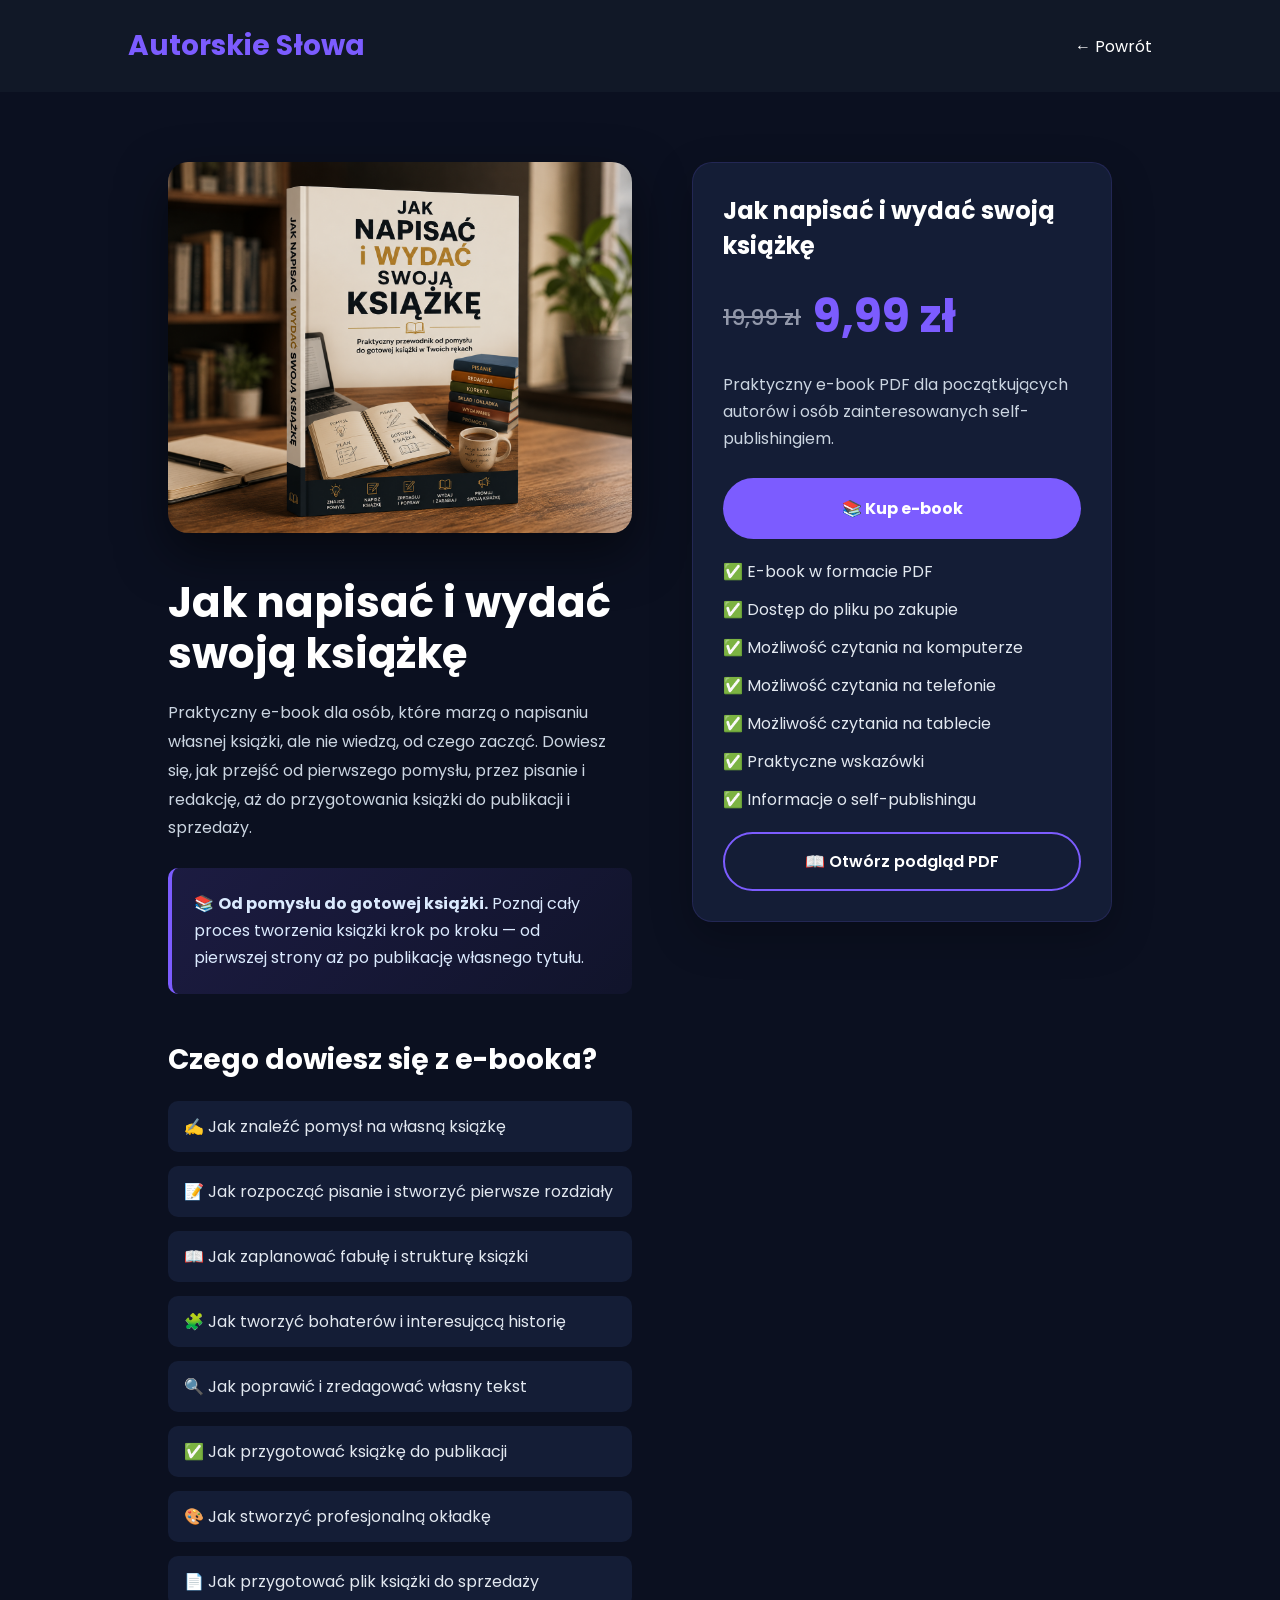
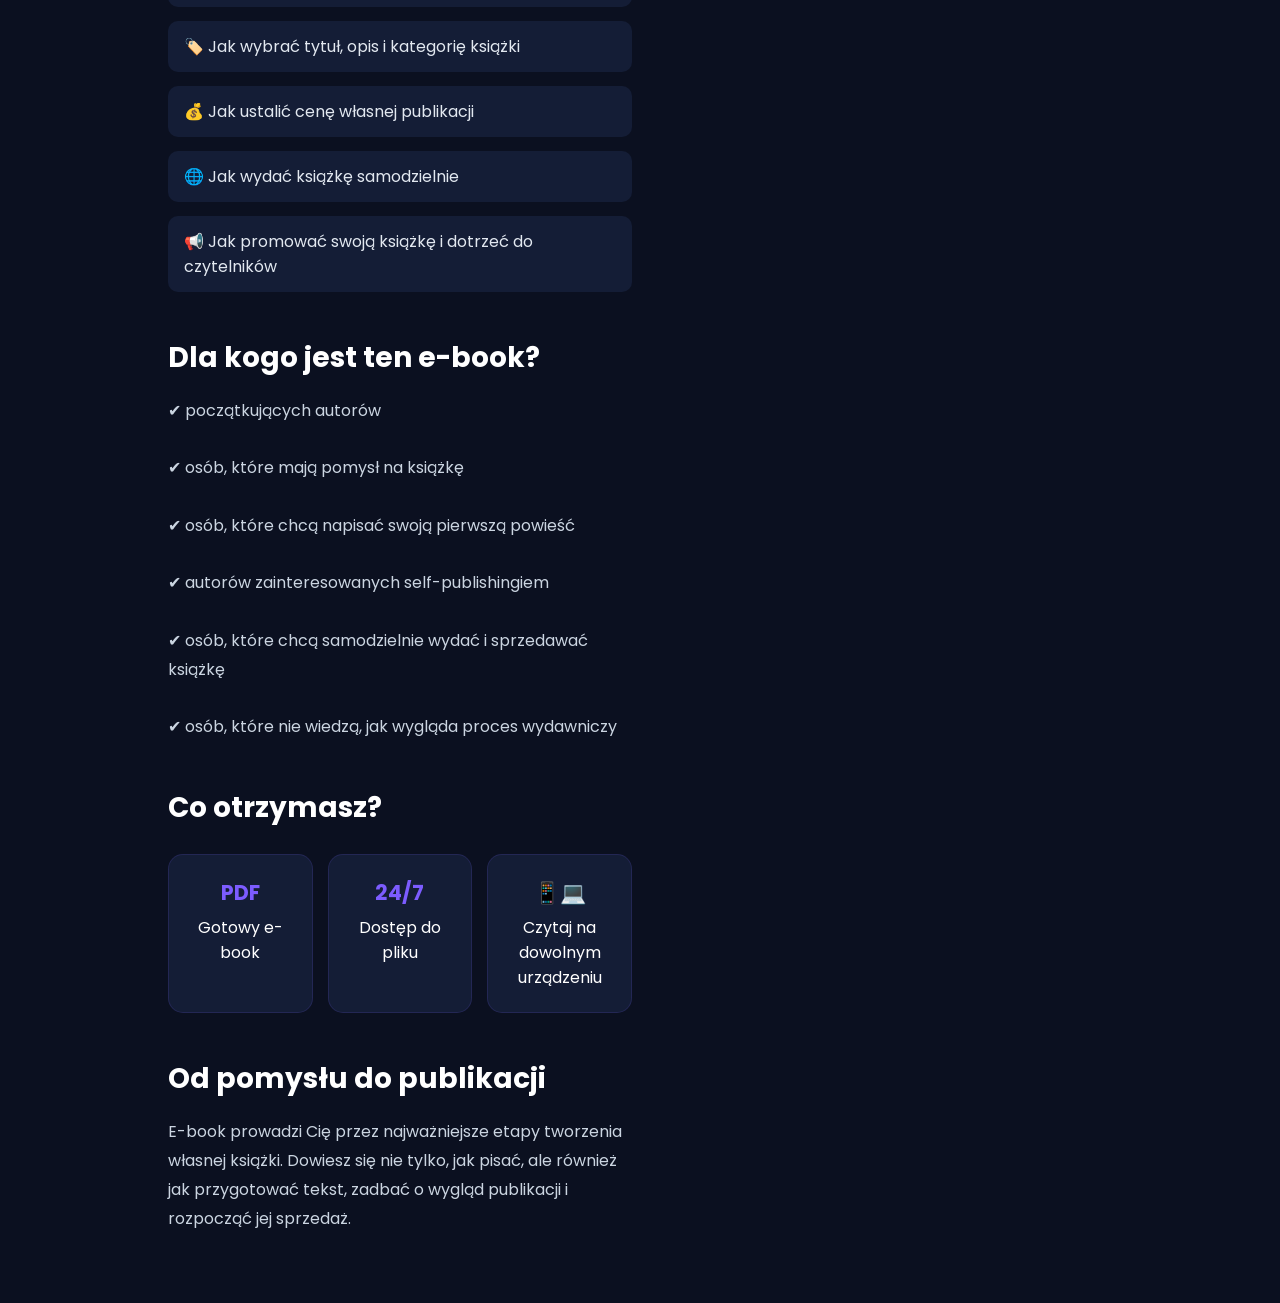
<file: pliki html/jak-napisać-i-wydać-swoją-książkę.html>
<!DOCTYPE html>
<html lang="pl">
<head>
<meta charset="UTF-8">
<meta name="viewport" content="width=device-width, initial-scale=1.0">

<title>Jak napisać i wydać swoją książkę – E-book</title>

<link href="https://fonts.googleapis.com/css2?family=Poppins:wght@300;400;500;600;700&display=swap" rel="stylesheet">

<style>

*{
    margin:0;
    padding:0;
    box-sizing:border-box;
    font-family:Poppins,sans-serif;
}

body{
    background:#0b1020;
    color:white;
}

/* HEADER */

header{
    padding:25px 10%;
    display:flex;
    justify-content:space-between;
    align-items:center;
    background:#111827;
}

.logo{
    font-size:28px;
    font-weight:bold;
    color:#7c5cff;
}

.back{
    text-decoration:none;
    color:white;
    transition:.3s;
}

.back:hover{
    color:#7c5cff;
}

/* GŁÓWNY KONTENER */

.container{
    max-width:1200px;
    margin:auto;
    padding:70px 10%;
    display:grid;
    grid-template-columns:1fr 420px;
    gap:60px;
}

/* OKŁADKA */

.ebook-cover{
    width:100%;
    border-radius:20px;
    box-shadow:0 20px 50px rgba(0,0,0,.5);
    display:block;
}

/* TEKST */

section{
    margin-top:45px;
}

section h1{
    font-size:42px;
    line-height:1.2;
    margin-bottom:20px;
}

section h2{
    font-size:28px;
    margin-bottom:18px;
    color:#ffffff;
}

section p{
    color:#cbd5e1;
    line-height:1.8;
    font-size:16px;
}

/* LISTA */

ul{
    margin-top:20px;
    padding-left:0;
    list-style:none;
}

li{
    margin:14px 0;
    padding:13px 16px;
    background:#141d36;
    border-radius:10px;
    color:#e2e8f0;
    transition:.3s;
}

li:hover{
    transform:translateX(5px);
    background:#1b2745;
}

li::first-letter{
    color:#7c5cff;
}

/* BOX INFORMACYJNE */

.info{
    display:grid;
    grid-template-columns:repeat(3,1fr);
    gap:15px;
    margin-top:25px;
}

.info-box{
    background:#141d36;
    padding:22px 15px;
    border-radius:15px;
    text-align:center;
    border:1px solid rgba(124,92,255,.15);
}

.info-box strong{
    display:block;
    font-size:21px;
    color:#7c5cff;
    margin-bottom:7px;
}

/* PRAWA KOLUMNA */

.price-box{
    background:#141d36;
    padding:30px;
    border-radius:20px;
    position:sticky;
    top:40px;
    box-shadow:0 15px 40px rgba(0,0,0,.25);
    border:1px solid rgba(124,92,255,.15);
}

.price-box h2{
    font-size:24px;
}

.price{
    display:flex;
    align-items:center;
    gap:12px;
    margin:20px 0;
}

.old-price{
    color:#9298aa;
    font-size:22px;
    text-decoration:line-through;
    font-weight:500;
}

.new-price{
    color:#7c5cff;
    font-size:45px;
    font-weight:bold;
}

.price-box p{
    color:#cbd5e1;
    line-height:1.7;
}

/* PRZYCISK */

.btn{
    display:block;
    text-align:center;
    background:#7c5cff;
    color:white;
    text-decoration:none;
    padding:18px;
    border-radius:40px;
    font-weight:bold;
    transition:.3s;
}

.btn:hover{
    transform:translateY(-4px);
    box-shadow:0 0 25px rgba(124,92,255,.7);
}

/* PODGLĄD */

.preview-btn{
    display:block;
    margin-top:20px;
    padding:15px 28px;
    border-radius:30px;
    background:transparent;
    border:2px solid #7c5cff;
    color:white;
    text-align:center;
    text-decoration:none;
    font-weight:600;
    transition:.3s;
}

.preview-btn:hover{
    background:#7c5cff;
    transform:translateY(-3px);
    box-shadow:0 0 20px rgba(124,92,255,.5);
}

/* CHECKLISTA */

.benefits{
    margin-top:20px;
}

.benefit{
    margin:13px 0;
    color:#e2e8f0;
}

/* INFORMACJA */

.highlight{
    margin-top:25px;
    padding:22px;
    background:linear-gradient(
        135deg,
        rgba(124,92,255,.15),
        rgba(124,92,255,.05)
    );
    border-left:4px solid #7c5cff;
    border-radius:10px;
    color:#dbeafe;
    line-height:1.7;
}

/* RESPONSYWNOŚĆ */

@media(max-width:900px){

    .container{
        grid-template-columns:1fr;
        padding:50px 6%;
    }

    .price-box{
        position:relative;
        top:auto;
    }

    .info{
        grid-template-columns:1fr;
    }

    section h1{
        font-size:34px;
    }

    header{
        padding:20px 6%;
    }

}

@media(max-width:500px){

    .logo{
        font-size:22px;
    }

    .back{
        font-size:14px;
    }

    .container{
        padding:35px 5%;
    }

    section h1{
        font-size:30px;
    }

    .price{
        font-size:38px;
    }

}

</style>
</head>

<body>

<header>

    <div class="logo">Autorskie Słowa</div>

    <a href="../index.html" class="back">
        ← Powrót
    </a>

</header>


<div class="container">


<!-- ===================================== -->
<!-- LEWA STRONA -->
<!-- ===================================== -->

<div>

    <!-- OKŁADKA -->
    <img
        class="ebook-cover"
        src="../obrazy/napisać-i-wydać-książkę.png"
        alt="E-book Jak napisać i wydać swoją książkę"
    >


    <!-- OPIS -->

    <section>

        <h1>
            Jak napisać i wydać swoją książkę
        </h1>

        <p>

            Praktyczny e-book dla osób, które marzą o napisaniu
            własnej książki, ale nie wiedzą, od czego zacząć.

            Dowiesz się, jak przejść od pierwszego pomysłu,
            przez pisanie i redakcję, aż do przygotowania książki
            do publikacji i sprzedaży.

        </p>

        <div class="highlight">

            📚 <strong>Od pomysłu do gotowej książki.</strong>

            Poznaj cały proces tworzenia książki krok po kroku —
            od pierwszej strony aż po publikację własnego tytułu.

        </div>

    </section>


    <!-- CZEGO SIĘ NAUCZYSZ -->

    <section>

        <h2>
            Czego dowiesz się z e-booka?
        </h2>

        <ul>

            <li>✍️ Jak znaleźć pomysł na własną książkę</li>

            <li>📝 Jak rozpocząć pisanie i stworzyć pierwsze rozdziały</li>

            <li>📖 Jak zaplanować fabułę i strukturę książki</li>

            <li>🧩 Jak tworzyć bohaterów i interesującą historię</li>

            <li>🔍 Jak poprawić i zredagować własny tekst</li>

            <li>✅ Jak przygotować książkę do publikacji</li>

            <li>🎨 Jak stworzyć profesjonalną okładkę</li>

            <li>📄 Jak przygotować plik książki do sprzedaży</li>

            <li>🏷️ Jak wybrać tytuł, opis i kategorię książki</li>

            <li>💰 Jak ustalić cenę własnej publikacji</li>

            <li>🌐 Jak wydać książkę samodzielnie</li>

            <li>📢 Jak promować swoją książkę i dotrzeć do czytelników</li>

        </ul>

    </section>


    <!-- DLA KOGO -->

    <section>

        <h2>
            Dla kogo jest ten e-book?
        </h2>

        <p>

            ✔ początkujących autorów

            <br><br>

            ✔ osób, które mają pomysł na książkę

            <br><br>

            ✔ osób, które chcą napisać swoją pierwszą powieść

            <br><br>

            ✔ autorów zainteresowanych self-publishingiem

            <br><br>

            ✔ osób, które chcą samodzielnie wydać i sprzedawać książkę

            <br><br>

            ✔ osób, które nie wiedzą, jak wygląda proces wydawniczy

        </p>

    </section>


    <!-- CO OTRZYMASZ -->

    <section>

        <h2>
            Co otrzymasz?
        </h2>

        <div class="info">

            <div class="info-box">

                <strong>PDF</strong>

                Gotowy e-book

            </div>

            <div class="info-box">

                <strong>24/7</strong>

                Dostęp do pliku

            </div>

            <div class="info-box">

                <strong>📱💻</strong>

                Czytaj na dowolnym urządzeniu

            </div>

        </div>

    </section>


    <!-- TEMATY -->

    <section>

        <h2>
            Od pomysłu do publikacji
        </h2>

        <p>

            E-book prowadzi Cię przez najważniejsze etapy
            tworzenia własnej książki.

            Dowiesz się nie tylko, jak pisać, ale również
            jak przygotować tekst, zadbać o wygląd publikacji
            i rozpocząć jej sprzedaż.

        </p>

    </section>


</div>


<!-- ===================================== -->
<!-- PRAWA STRONA -->
<!-- ===================================== -->

<div>

    <div class="price-box">

        <h2>
            Jak napisać i wydać swoją książkę
        </h2>

        <div class="price">
            <span class="old-price">19,99 zł</span>
            <span class="new-price">9,99 zł</span>
        </div>


        <p>

            Praktyczny e-book PDF dla początkujących
            autorów i osób zainteresowanych self-publishingiem.

        </p>


        <br>


        <a
            class="btn"
            href="https://www.naffy.io/cosmo_inc/jak-napisac-i-wydac-swoja-ksiazke-mct"
        >
            📚 Kup e-book
        </a>


        <div class="benefits">

            <div class="benefit">
                ✅ E-book w formacie PDF
            </div>

            <div class="benefit">
                ✅ Dostęp do pliku po zakupie
            </div>

            <div class="benefit">
                ✅ Możliwość czytania na komputerze
            </div>

            <div class="benefit">
                ✅ Możliwość czytania na telefonie
            </div>

            <div class="benefit">
                ✅ Możliwość czytania na tablecie
            </div>

            <div class="benefit">
                ✅ Praktyczne wskazówki
            </div>

            <div class="benefit">
                ✅ Informacje o self-publishingu
            </div>

        </div>


        <!-- PODGLĄD PDF -->

        <a
            href="../podląd/Jak_napisac_i_wydac_swoja_ksiazke.pdf"
            target="_blank"
            class="preview-btn"
        >
            📖 Otwórz podgląd PDF
        </a>

    </div>

</div>


</div>

</body>
</html>
</file>
